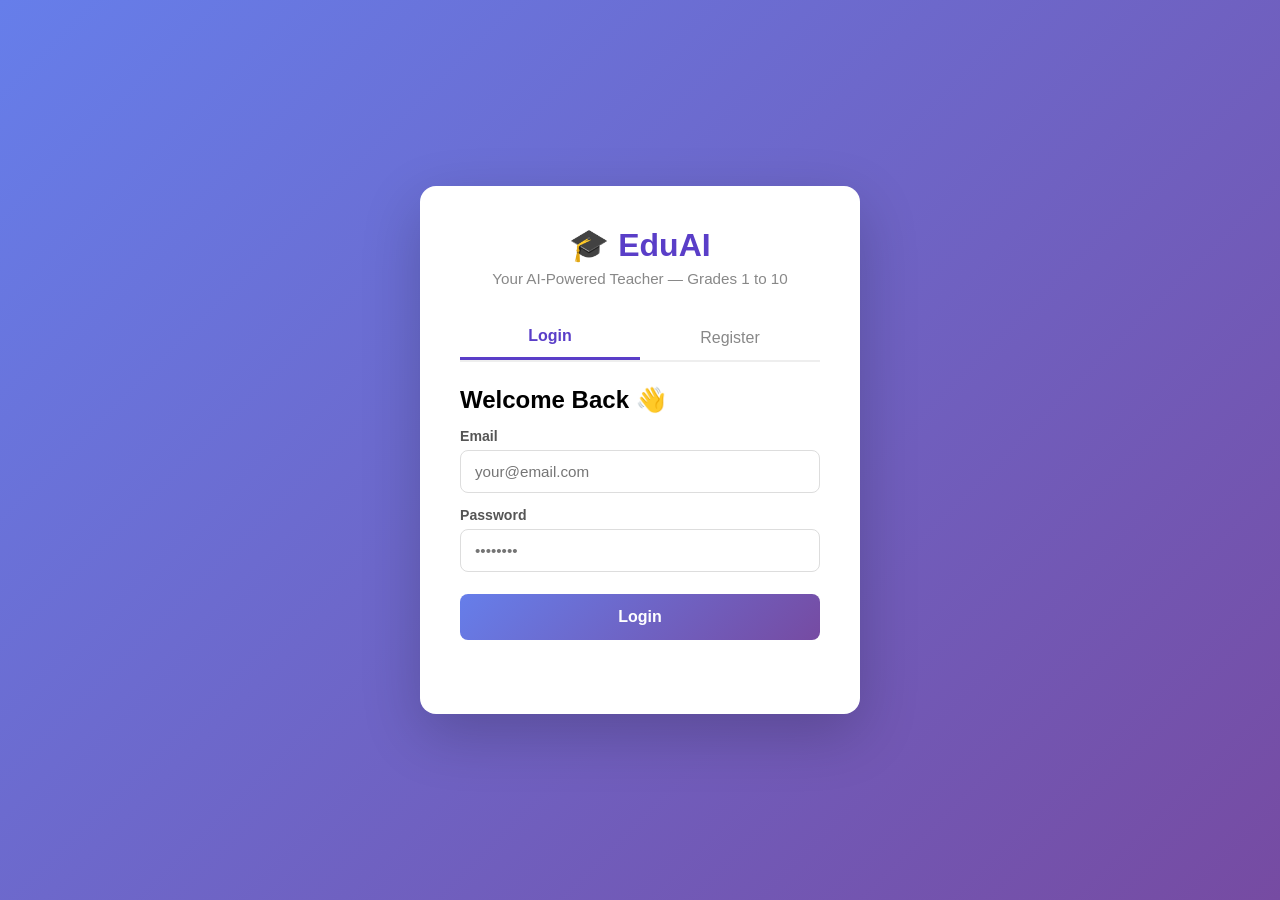
<file: frontend/index.html>
<!DOCTYPE html>
<html lang="en">
<head>
  <meta charset="UTF-8" />
  <meta name="viewport" content="width=device-width, initial-scale=1.0"/>
  <title>EduAI — Smart Learning</title>
  <link rel="stylesheet" href="css/style.css" />
</head>
<body class="login-page">

  <div class="container">

    <!-- HEADER -->
    <div class="header">
      <h1>🎓 EduAI</h1>
      <p>Your AI-Powered Teacher — Grades 1 to 10</p>
    </div>

    <!-- TAB BUTTONS -->
    <div class="tabs">
      <button class="tab-btn active" onclick="showTab('login')">Login</button>
      <button class="tab-btn" onclick="showTab('register')">Register</button>
    </div>

    <!-- LOGIN FORM -->
    <div id="login-tab" class="form-box">
      <h2>Welcome Back 👋</h2>

      <label>Email</label>
      <input type="email" id="login-email" placeholder="your@email.com" />

      <label>Password</label>
      <input type="password" id="login-password" placeholder="••••••••" />

      <button class="btn-primary" onclick="loginUser()">Login</button>

      <p id="login-msg" class="msg"></p>
    </div>

    <!-- REGISTER FORM -->
    <div id="register-tab" class="form-box hidden">
      <h2>Create Account 📚</h2>

      <label>Full Name</label>
      <input type="text" id="reg-name" placeholder="Nilofar Sayyad" />

      <label>Email</label>
      <input type="email" id="reg-email" placeholder="your@email.com" />

      <label>Password</label>
      <input type="password" id="reg-password" placeholder="••••••••" />

      <label>Grade (1–10) — leave blank if you are a Teacher/Admin</label>
      <input type="number" id="reg-grade" placeholder="e.g. 5" min="1" max="10" />

      <label>Role</label>
      <select id="reg-role">
        <option value="student">Student</option>
        <option value="admin">Teacher / Admin</option>
      </select>

      <label>Preferred Language</label>
      <select id="reg-lang">
        <option value="english">English</option>
        <option value="hindi">Hindi</option>
        <option value="marathi">Marathi</option>
      </select>

      <button class="btn-primary" onclick="registerUser()">Register</button>

      <p id="reg-msg" class="msg"></p>
    </div>

  </div>

  <script src="js/auth.js"></script>
</body>
</html>
</file>
<file: frontend/css/style.css>
/* ===== RESET & BASE ===== */
* {
  margin: 0;
  padding: 0;
  box-sizing: border-box;
}

body {
  font-family: 'Segoe UI', Tahoma, Geneva, Verdana, sans-serif;
  background: #f5f6fa;
  min-height: 100vh;
}

/* Login page only */
body.login-page {
  background: linear-gradient(135deg, #667eea 0%, #764ba2 100%);
  display: flex;
  align-items: center;
  justify-content: center;
}

/* ===== CARD CONTAINER ===== */
.container {
  background: white;
  border-radius: 16px;
  padding: 40px;
  width: 100%;
  max-width: 440px;
  box-shadow: 0 20px 60px rgba(0,0,0,0.2);
}

/* ===== HEADER ===== */
.header {
  text-align: center;
  margin-bottom: 28px;
}

.header h1 {
  font-size: 2rem;
  color: #5a3ec8;
}

.header p {
  color: #888;
  font-size: 0.95rem;
  margin-top: 6px;
}

/* ===== TABS ===== */
.tabs {
  display: flex;
  margin-bottom: 24px;
  border-bottom: 2px solid #eee;
}

.tab-btn {
  flex: 1;
  padding: 12px;
  border: none;
  background: none;
  font-size: 1rem;
  cursor: pointer;
  color: #888;
  transition: all 0.2s;
}

.tab-btn.active {
  color: #5a3ec8;
  border-bottom: 3px solid #5a3ec8;
  font-weight: 600;
}

/* ===== FORM ===== */
.form-box label {
  display: block;
  margin: 14px 0 6px;
  font-size: 0.88rem;
  color: #555;
  font-weight: 600;
}

.form-box input,
.form-box select {
  width: 100%;
  padding: 12px 14px;
  border: 1.5px solid #ddd;
  border-radius: 8px;
  font-size: 0.95rem;
  transition: border 0.2s;
  outline: none;
}

.form-box input:focus,
.form-box select:focus {
  border-color: #5a3ec8;
}

/* ===== BUTTON ===== */
.btn-primary {
  width: 100%;
  padding: 14px;
  background: linear-gradient(135deg, #667eea, #764ba2);
  color: white;
  border: none;
  border-radius: 8px;
  font-size: 1rem;
  font-weight: 600;
  cursor: pointer;
  margin-top: 22px;
  transition: opacity 0.2s;
}

.btn-primary:hover {
  opacity: 0.9;
}

/* ===== MESSAGE ===== */
.msg {
  margin-top: 14px;
  text-align: center;
  font-size: 0.9rem;
  min-height: 20px;
}

.msg.success { color: #22c55e; }
.msg.error   { color: #ef4444; }
.msg.info    { color: #3b82f6; }

/* ===== UTILITY ===== */
.hidden {
  display: none !important;
}


/* ================= NAVBAR ======================= */
.navbar {
  background: linear-gradient(135deg, #667eea, #764ba2);
  padding: 16px 40px;
  display: flex;
  align-items: center;
  justify-content: space-between;
  box-shadow: 0 4px 15px rgba(102,126,234,0.4);
  position: sticky;
  top: 0;
  z-index: 100;
}

.nav-brand {
  color: white;
  font-size: 1.4rem;
  font-weight: 700;
  letter-spacing: 1px;
}

.nav-user {
  display: flex;
  align-items: center;
  gap: 16px;
}

.nav-user span {
  color: rgba(255,255,255,0.9);
  font-size: 0.95rem;
}

.btn-logout {
  padding: 8px 20px;
  background: rgba(255,255,255,0.15);
  color: white;
  border: 1.5px solid rgba(255,255,255,0.5);
  border-radius: 20px;
  cursor: pointer;
  font-size: 0.9rem;
  transition: all 0.2s;
}

.btn-logout:hover {
  background: rgba(255,255,255,0.3);
  transform: scale(1.05);
}

/* ===== DASHBOARD CONTAINER ===== */
.dashboard-container {
  max-width: 1100px;
  margin: 40px auto;
  padding: 0 32px;
}

/* ===== PAGE TITLE ===== */
.page-title {
  margin-bottom: 36px;
  padding-bottom: 20px;
  border-bottom: 2px solid #ede9ff;
}

.page-title h2 {
  font-size: 2rem;
  color: #5a3ec8;
  font-weight: 700;
}

.page-title p {
  color: #999;
  margin-top: 6px;
  font-size: 1rem;
}

/* ===== BOOKS GRID ===== */
.books-grid {
  display: grid;
  grid-template-columns: repeat(auto-fill, minmax(220px, 1fr));
  gap: 28px;
}

/* ===== BOOK CARD ===== */
.book-card {
  background: white;
  border-radius: 16px;
  padding: 32px 24px;
  box-shadow: 0 4px 20px rgba(0,0,0,0.07);
  cursor: pointer;
  transition: all 0.25s ease;
  text-align: center;
  border: 2px solid transparent;
  position: relative;
  overflow: hidden;
}

.book-card::before {
  content: "";
  position: absolute;
  top: 0;
  left: 0;
  right: 0;
  height: 4px;
  background: linear-gradient(135deg, #667eea, #764ba2);
  transform: scaleX(0);
  transition: transform 0.25s ease;
}

.book-card:hover::before {
  transform: scaleX(1);
}

.book-card:hover {
  transform: translateY(-6px);
  box-shadow: 0 12px 35px rgba(90,62,200,0.18);
  border-color: #ede9ff;
}

.book-card .book-icon {
  font-size: 3rem;
  margin-bottom: 16px;
  display: block;
}

.book-card .book-title {
  font-size: 1rem;
  font-weight: 700;
  color: #2d2d2d;
  margin-bottom: 10px;
  line-height: 1.4;
}

.book-card .book-subject {
  font-size: 0.82rem;
  color: #5a3ec8;
  background: #f0ecff;
  padding: 5px 14px;
  border-radius: 20px;
  display: inline-block;
  font-weight: 600;
  letter-spacing: 0.5px;
}

.book-card .book-arrow {
  margin-top: 16px;
  color: #bbb;
  font-size: 0.85rem;
  transition: color 0.2s;
}

.book-card:hover .book-arrow {
  color: #5a3ec8;
}

/* ===== EMPTY STATE ===== */
.empty-state {
  text-align: center;
  padding: 80px 20px;
  color: #aaa;
  font-size: 1rem;
  line-height: 2.2;
}

.empty-state p:first-child {
  font-size: 3rem;
  margin-bottom: 8px;
}

/* ===== LOADING STATE ===== */
.loading-state {
  text-align: center;
  padding: 80px 20px;
  color: #aaa;
  font-size: 1rem;
}


/* ================ CHAT =============================== */
.book-info-bar {
  background: white;
  padding: 12px 32px;
  display: flex;
  align-items: center;
  gap: 16px;
  border-bottom: 2px solid #f0ecff;
  box-shadow: 0 2px 8px rgba(0,0,0,0.05);
}

.btn-back {
  padding: 8px 16px;
  background: #f0ecff;
  color: #5a3ec8;
  border: none;
  border-radius: 8px;
  cursor: pointer;
  font-size: 0.9rem;
  font-weight: 600;
  transition: all 0.2s;
}

.btn-back:hover {
  background: #5a3ec8;
  color: white;
}

.book-info-details {
  flex: 1;
  display: flex;
  align-items: center;
  gap: 10px;
}

.book-info-details span:first-child {
  font-weight: 700;
  color: #2d2d2d;
  font-size: 1rem;
}

.subject-badge {
  background: #f0ecff;
  color: #5a3ec8;
  padding: 3px 12px;
  border-radius: 20px;
  font-size: 0.8rem;
  font-weight: 600;
}

.grade-badge {
  background: linear-gradient(135deg, #667eea, #764ba2);
  color: white;
  padding: 6px 14px;
  border-radius: 20px;
  font-size: 0.85rem;
  font-weight: 600;
}

.main-layout {
  display: flex;
  max-width: 1200px;
  margin: 0 auto;
  height: calc(100vh - 130px);
}

.sidebar {
  width: 260px;
  background: white;
  border-right: 2px solid #f0ecff;
  display: flex;
  flex-direction: column;
  overflow-y: auto;
}

.sidebar-header {
  padding: 20px;
  border-bottom: 2px solid #f0ecff;
}

.sidebar-header h3 {
  font-size: 1.1rem;
  color: #5a3ec8;
}

.chapters-list {
  list-style: none;
  padding: 10px;
}

.chapters-list li {
  padding: 12px 16px;
  margin-bottom: 8px;
  border-radius: 8px;
  cursor: pointer;
  font-size: 0.95rem;
  color: #555;
  transition: all 0.2s;
}

.chapters-list li:hover {
  background: #f0ecff;
  color: #5a3ec8;
}

.chapters-list li.loading-chapters {
  color: #aaa;
  text-align: center;
  cursor: default;
}

.chapters-list li.loading-chapters:hover {
  background: transparent;
  color: #aaa;
}

.chat-wrapper {
  flex: 1;
  padding: 0 20px;
  display: flex;
  flex-direction: column;
  height: 100%;
}

.chat-messages {
  flex: 1;
  overflow-y: auto;
  padding: 28px 0;
  display: flex;
  flex-direction: column;
  gap: 20px;
}

.message {
  display: flex;
  align-items: flex-start;
  gap: 12px;
  animation: fadeInUp 0.3s ease;
}

@keyframes fadeInUp {
  from { opacity: 0; transform: translateY(10px); }
  to   { opacity: 1; transform: translateY(0); }
}

.ai-message      { flex-direction: row; }
.student-message { flex-direction: row-reverse; }

.message-avatar {
  width: 38px;
  height: 38px;
  border-radius: 50%;
  background: #f0ecff;
  display: flex;
  align-items: center;
  justify-content: center;
  font-size: 1.2rem;
  flex-shrink: 0;
}

.student-message .message-avatar {
  background: linear-gradient(135deg, #667eea, #764ba2);
}

.message-bubble {
  max-width: 70%;
  padding: 14px 18px;
  border-radius: 16px;
  font-size: 0.95rem;
  line-height: 1.7;
  color: #2d2d2d;
}

.ai-message .message-bubble {
  background: white;
  border-top-left-radius: 4px;
  box-shadow: 0 2px 12px rgba(0,0,0,0.07);
}

.student-message .message-bubble {
  background: linear-gradient(135deg, #667eea, #764ba2);
  color: white;
  border-top-right-radius: 4px;
}

.typing-indicator {
  display: flex;
  align-items: center;
  gap: 12px;
  padding: 0 0 16px 0;
}

.typing-bubble {
  background: white;
  padding: 14px 18px;
  border-radius: 16px;
  border-top-left-radius: 4px;
  box-shadow: 0 2px 12px rgba(0,0,0,0.07);
  display: flex;
  gap: 5px;
  align-items: center;
}

.typing-bubble span {
  width: 8px;
  height: 8px;
  background: #5a3ec8;
  border-radius: 50%;
  animation: typing 1.2s infinite;
}

.typing-bubble span:nth-child(2) { animation-delay: 0.2s; }
.typing-bubble span:nth-child(3) { animation-delay: 0.4s; }

@keyframes typing {
  0%, 60%, 100% { transform: translateY(0); opacity: 0.4; }
  30%           { transform: translateY(-6px); opacity: 1; }
}

.chat-input-area {
  padding: 16px 0 24px 0;
  border-top: 2px solid #f0ecff;
}

.input-wrapper {
  display: flex;
  align-items: center;
  gap: 10px;
  background: white;
  border-radius: 12px;
  padding: 8px 8px 8px 12px;
  box-shadow: 0 4px 20px rgba(0,0,0,0.08);
  border: 2px solid transparent;
  transition: border 0.2s;
}

.input-wrapper:focus-within { border-color: #5a3ec8; }

.lang-select {
  border: none;
  outline: none;
  font-size: 0.85rem;
  color: #5a3ec8;
  background: #f0ecff;
  padding: 6px 8px;
  border-radius: 8px;
  cursor: pointer;
}

.question-input {
  flex: 1;
  border: none;
  outline: none;
  font-size: 0.95rem;
  color: #2d2d2d;
  background: transparent;
  padding: 6px 0;
}

.question-input::placeholder { color: #bbb; }

.btn-send {
  width: 42px;
  height: 42px;
  background: linear-gradient(135deg, #667eea, #764ba2);
  color: white;
  border: none;
  border-radius: 10px;
  cursor: pointer;
  font-size: 1.1rem;
  transition: all 0.2s;
  display: flex;
  align-items: center;
  justify-content: center;
}

.btn-send:hover   { transform: scale(1.08); }
.btn-send:disabled { opacity: 0.5; cursor: not-allowed; transform: none; }


/* ================ ADMIN =============================== */

/* ── Stats bar ── */
.stats-bar {
  display: grid;
  grid-template-columns: repeat(3, 1fr);
  gap: 20px;
  margin-bottom: 36px;
}

.stat-card {
  background: white;
  border-radius: 16px;
  padding: 24px 28px;
  display: flex;
  align-items: center;
  gap: 18px;
  box-shadow: 0 4px 20px rgba(0,0,0,0.06);
  border-left: 5px solid #667eea;
  transition: transform 0.2s;
}

.stat-card:hover { transform: translateY(-3px); }
.stat-card:nth-child(2) { border-left-color: #764ba2; }
.stat-card:nth-child(3) { border-left-color: #f59e0b; }

.stat-icon {
  font-size: 2.2rem;
  flex-shrink: 0;
}

.stat-number {
  font-size: 2rem;
  font-weight: 800;
  color: #5a3ec8;
  line-height: 1;
}

.stat-label {
  font-size: 0.82rem;
  color: #999;
  font-weight: 600;
  margin-top: 4px;
  text-transform: uppercase;
  letter-spacing: 0.5px;
}

/* ── Admin sections ── */
.admin-section {
  background: white;
  border-radius: 16px;
  padding: 28px 32px;
  margin-bottom: 28px;
  box-shadow: 0 4px 20px rgba(0,0,0,0.06);
}

.section-title {
  font-size: 1.2rem;
  font-weight: 700;
  color: #5a3ec8;
  margin-bottom: 24px;
  padding-bottom: 14px;
  border-bottom: 2px solid #f0ecff;
}

/* ── Upload form ── */
.upload-form {
  display: flex;
  flex-direction: column;
  gap: 16px;
}

.form-row {
  display: grid;
  grid-template-columns: 1fr 1fr;
  gap: 20px;
}

.form-group {
  display: flex;
  flex-direction: column;
  gap: 6px;
}

.form-group label {
  font-size: 0.85rem;
  font-weight: 700;
  color: #555;
}

.form-group input,
.form-group select {
  padding: 10px 14px;
  border: 1.5px solid #e5e7eb;
  border-radius: 8px;
  font-size: 0.9rem;
  outline: none;
  transition: border 0.2s;
  font-family: inherit;
}

.form-group input:focus,
.form-group select:focus {
  border-color: #5a3ec8;
}

.form-group input[type="file"] {
  padding: 8px 10px;
  cursor: pointer;
}

.btn-upload {
  align-self: flex-start;
  padding: 12px 28px;
  background: linear-gradient(135deg, #667eea, #764ba2);
  color: white;
  border: none;
  border-radius: 10px;
  font-size: 0.95rem;
  font-weight: 700;
  cursor: pointer;
  transition: opacity 0.2s, transform 0.2s;
  font-family: inherit;
}

.btn-upload:hover    { opacity: 0.9; transform: translateY(-1px); }
.btn-upload:disabled { opacity: 0.5; cursor: not-allowed; transform: none; }

/* ── Admin tables ── */
.admin-table {
  width: 100%;
  border-collapse: collapse;
  font-size: 0.9rem;
}

.admin-table thead tr {
  background: #f8f7ff;
  border-bottom: 2px solid #ede9ff;
}

.admin-table th {
  padding: 12px 16px;
  text-align: left;
  font-size: 0.78rem;
  font-weight: 700;
  color: #888;
  text-transform: uppercase;
  letter-spacing: 0.5px;
}

.admin-table td {
  padding: 14px 16px;
  border-bottom: 1px solid #f3f4f6;
  color: #2d2d2d;
  vertical-align: middle;
}

.admin-table tbody tr:hover { background: #fafafa; }
.admin-table tbody tr:last-child td { border-bottom: none; }

/* ── Delete button ── */
.btn-delete {
  padding: 6px 14px;
  background: #fef2f2;
  color: #ef4444;
  border: 1.5px solid #fecaca;
  border-radius: 8px;
  font-size: 0.82rem;
  font-weight: 700;
  cursor: pointer;
  transition: all 0.2s;
  font-family: inherit;
}

.btn-delete:hover {
  background: #ef4444;
  color: white;
  border-color: #ef4444;
}


/* ================ PROGRESS PAGE =============================== */

/* My Progress button in navbar */
.btn-progress {
  padding: 8px 20px;
  background: rgba(255,255,255,0.15);
  color: white;
  border: 1.5px solid rgba(255,255,255,0.5);
  border-radius: 20px;
  cursor: pointer;
  font-size: 0.9rem;
  transition: all 0.2s;
}

.btn-progress:hover {
  background: rgba(255,255,255,0.3);
  transform: scale(1.05);
}

/* Progress grid */
.progress-grid {
  display: grid;
  grid-template-columns: repeat(auto-fill, minmax(320px, 1fr));
  gap: 24px;
  margin-top: 8px;
}

/* Progress card */
.progress-card {
  background: white;
  border-radius: 16px;
  padding: 24px 28px;
  box-shadow: 0 4px 20px rgba(0,0,0,0.07);
  display: flex;
  flex-direction: column;
  gap: 14px;
  border-top: 4px solid #667eea;
  transition: transform 0.2s;
}

.progress-card:hover { transform: translateY(-4px); }

/* Card header */
.progress-card-header {
  display: flex;
  align-items: center;
  justify-content: space-between;
}

.progress-subject {
  font-size: 1.1rem;
  font-weight: 800;
  color: #2d2d2d;
  text-transform: capitalize;
}

.progress-score-badge {
  font-size: 0.75rem;
  font-weight: 700;
  padding: 4px 12px;
  border-radius: 20px;
}

/* Score row */
.progress-score-row {
  display: flex;
  justify-content: space-between;
  align-items: center;
}

.progress-score-label {
  font-size: 0.85rem;
  color: #888;
  font-weight: 600;
}

.progress-score-value {
  font-size: 1.3rem;
  font-weight: 800;
}

/* Progress bar */
.progress-bar-bg {
  background: #f3f4f6;
  border-radius: 20px;
  height: 10px;
  overflow: hidden;
}

.progress-bar-fill {
  height: 100%;
  border-radius: 20px;
  transition: width 0.8s ease;
}

/* Meta row */
.progress-meta {
  display: flex;
  justify-content: space-between;
  font-size: 0.8rem;
  color: #9ca3af;
  font-weight: 600;
}

/* Weak/suggestion sections */
.progress-section { display: flex; flex-direction: column; gap: 8px; }

.progress-section-title {
  font-size: 0.82rem;
  font-weight: 700;
  color: #555;
}

.progress-tags {
  display: flex;
  flex-wrap: wrap;
  gap: 6px;
}

.tag {
  font-size: 0.75rem;
  font-weight: 700;
  padding: 4px 10px;
  border-radius: 20px;
}

.tag-weak    { background: #fef2f2; color: #ef4444; }
.tag-suggest { background: #f0fdf4; color: #22c55e; }
</file>
